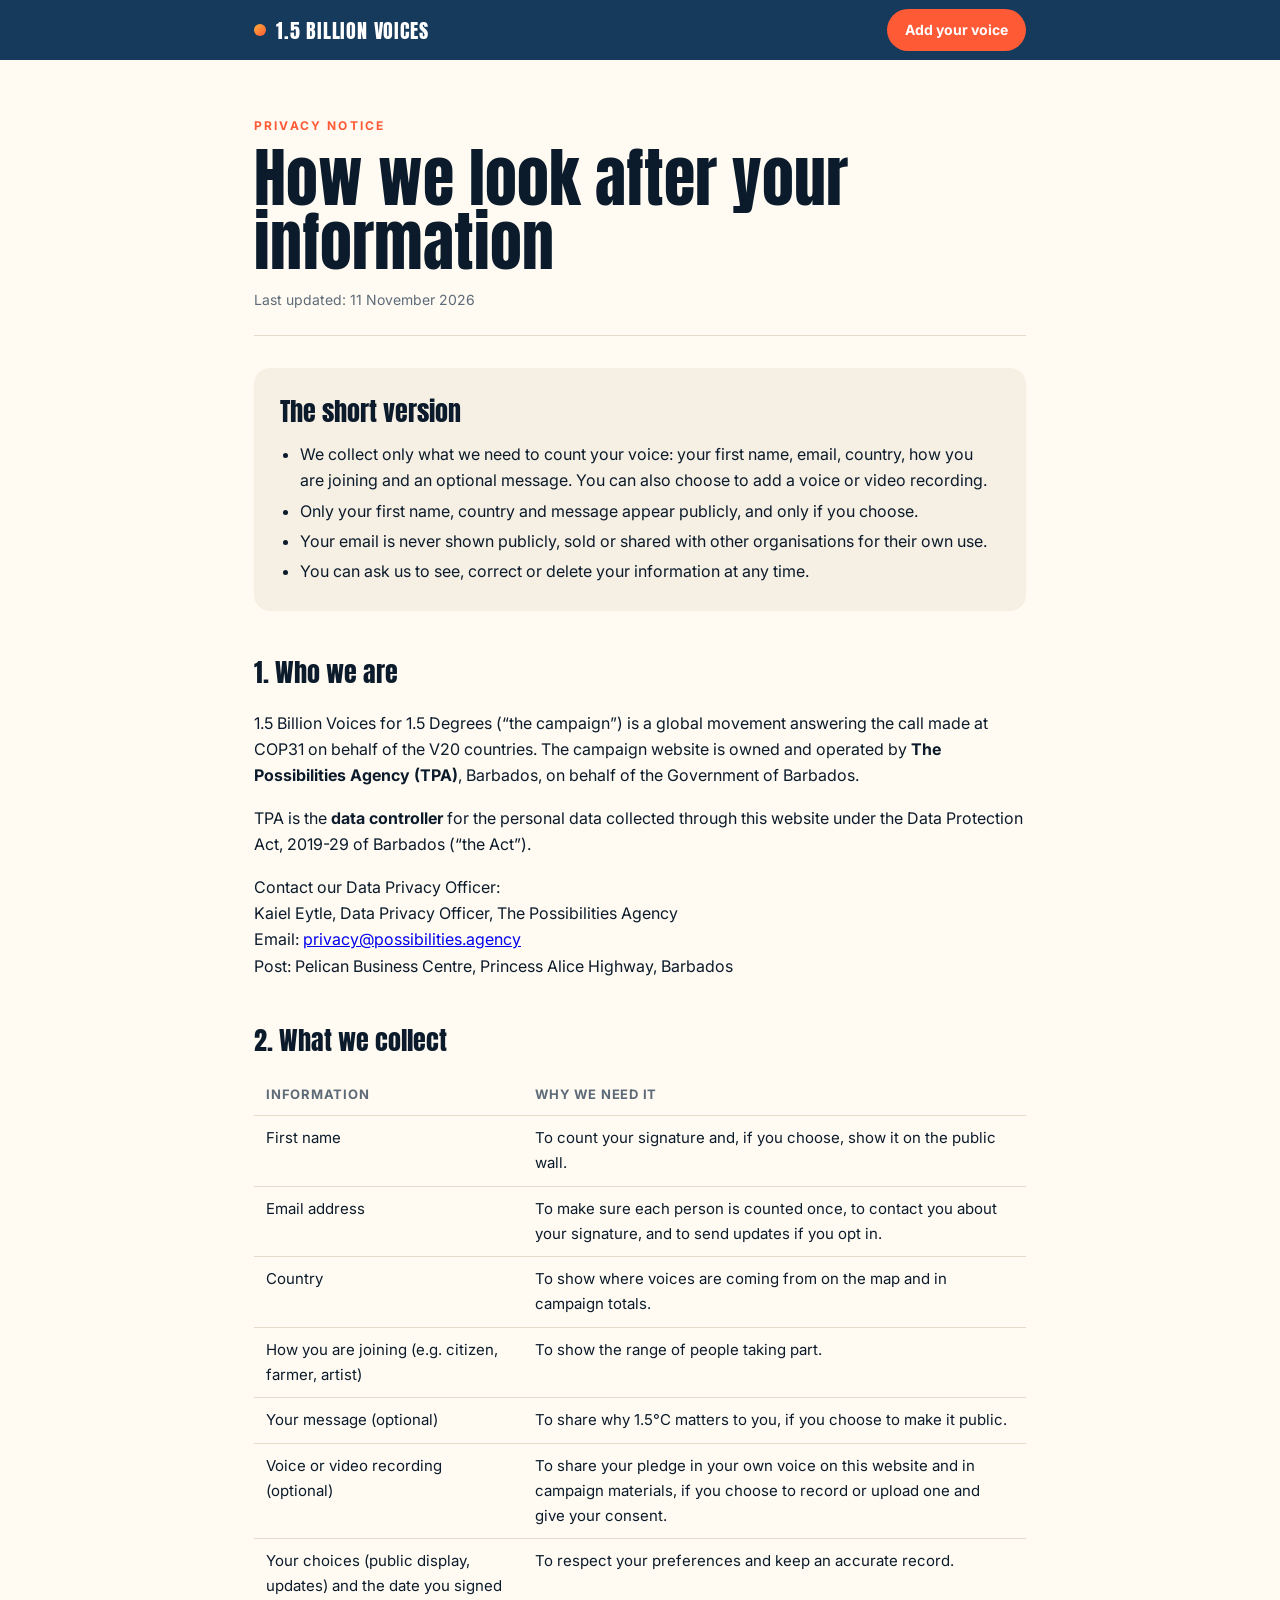
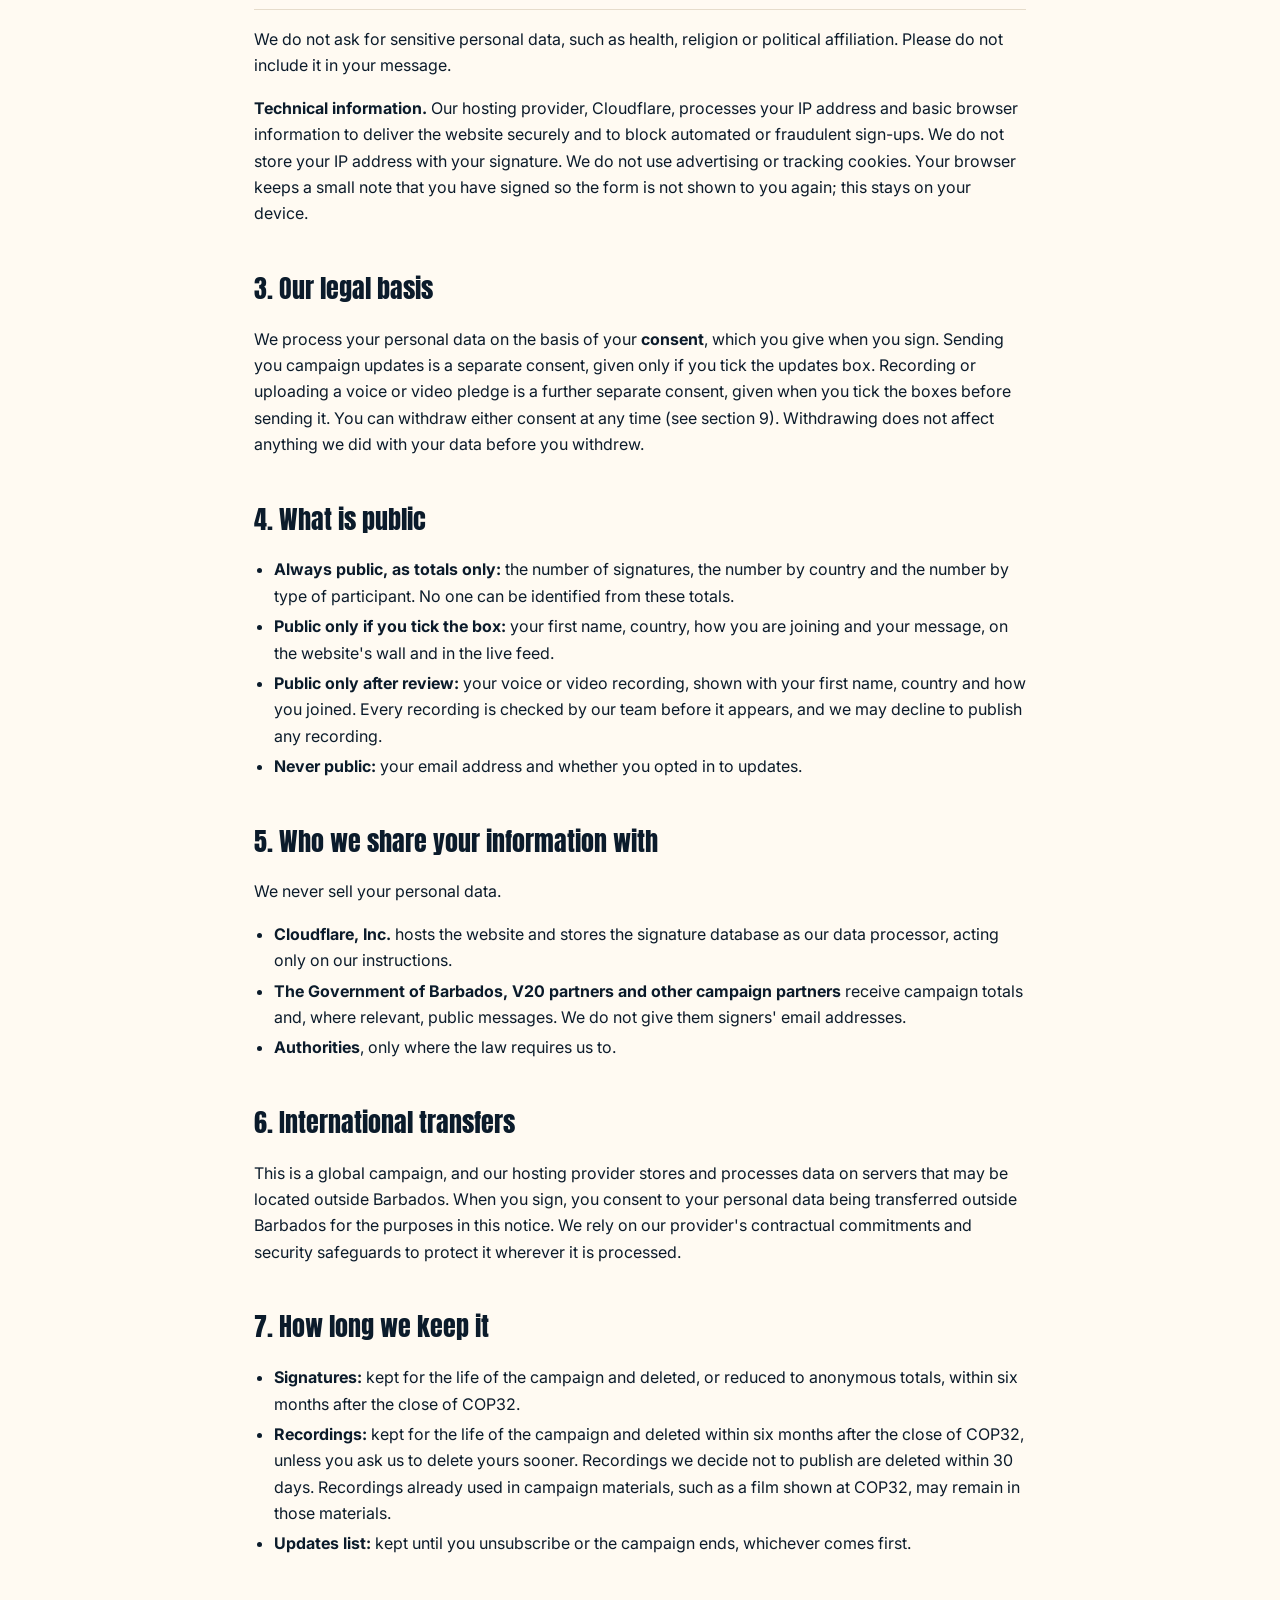
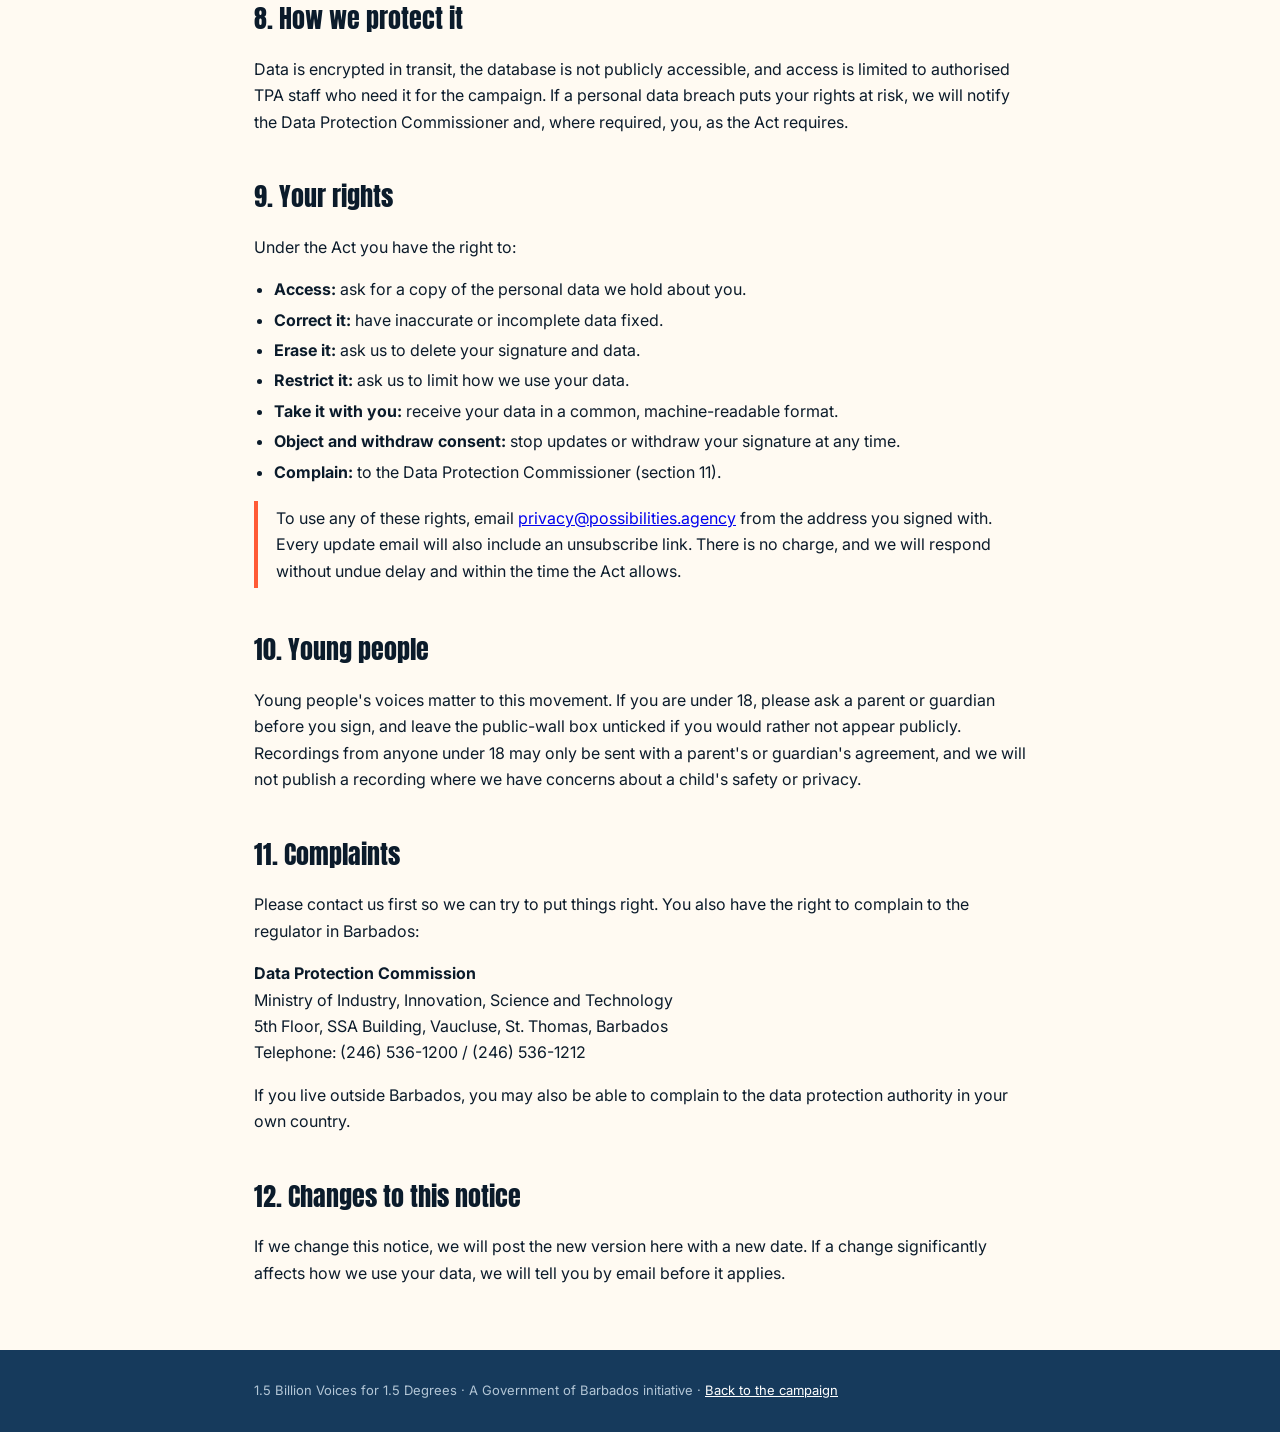
<file: public/privacy.html>
<!DOCTYPE html>
<html lang="en">
<head>
<meta charset="utf-8">
<meta name="viewport" content="width=device-width, initial-scale=1">
<title>Privacy Notice · 1.5 Billion Voices for 1.5 Degrees</title>
<link href="https://fonts.googleapis.com/css2?family=Anton&family=Inter:wght@400;500;600;700&display=swap" rel="stylesheet">
<style>
  :root{--ink:#0b1b2b;--deep:#163a5c;--heat:#ff5a36;--heat2:#ffb03a;--paper:#fffaf2;--sand:#f6efe4;--muted:#5d6b78;--line:#e6dccb}
  *{box-sizing:border-box}
  body{margin:0;font-family:Inter,system-ui,sans-serif;color:var(--ink);background:var(--paper);line-height:1.65}
  .bar{background:var(--deep);color:#fff}
  .bar .wrap{display:flex;align-items:center;justify-content:space-between;height:60px}
  .logo{font-family:Anton,sans-serif;letter-spacing:.04em;font-size:20px;display:flex;align-items:center;gap:10px;color:#fff;text-decoration:none}
  .logo .dot{width:12px;height:12px;border-radius:50%;background:linear-gradient(135deg,var(--heat2),var(--heat))}
  .bar a.cta{background:var(--heat);color:#fff;text-decoration:none;font-weight:700;padding:9px 18px;border-radius:999px;font-size:14px}
  .wrap{max-width:820px;margin:0 auto;padding:0 24px}
  header.top{padding:56px 0 24px;border-bottom:1px solid var(--line)}
  .k{text-transform:uppercase;letter-spacing:.18em;font-size:12px;font-weight:700;color:var(--heat)}
  h1{font-family:Anton,sans-serif;font-weight:400;font-size:clamp(40px,6vw,64px);line-height:1;margin:10px 0 14px}
  .updated{color:var(--muted);font-size:14px;margin:0}
  .summary{background:var(--sand);border-radius:16px;padding:22px 26px;margin:32px 0 8px}
  .summary h2{margin-top:0}
  .summary ul{margin:0;padding-left:20px}
  h2{font-family:Anton,sans-serif;font-weight:400;font-size:26px;margin:40px 0 8px}
  p,li{font-size:16px}
  ul{padding-left:20px}
  li{margin:4px 0}
  table{width:100%;border-collapse:collapse;margin:12px 0;font-size:15px}
  th,td{text-align:left;padding:10px 12px;border-bottom:1px solid var(--line);vertical-align:top}
  th{font-size:13px;text-transform:uppercase;letter-spacing:.06em;color:var(--muted)}
  .box{border-left:4px solid var(--heat);padding:4px 0 4px 18px;margin:16px 0}
  .ph{background:#fff1c9;padding:0 4px;border-radius:4px}
  footer{margin-top:64px;background:var(--deep);color:#b3c6d6;font-size:13px;padding:30px 0}
  footer a{color:#fff}
</style>
</head>
<body>
<div class="bar"><div class="wrap">
  <a class="logo" href="./"><span class="dot"></span>1.5 BILLION VOICES</a>
  <a class="cta" href="./#sign">Add your voice</a>
</div></div>

<main class="wrap">
  <header class="top">
    <div class="k">Privacy notice</div>
    <h1>How we look after your information</h1>
    <p class="updated">Last updated: 11 November 2026</p>
  </header>

  <section class="summary">
    <h2>The short version</h2>
    <ul>
      <li>We collect only what we need to count your voice: your first name, email, country, how you are joining and an optional message. You can also choose to add a voice or video recording.</li>
      <li>Only your first name, country and message appear publicly, and only if you choose.</li>
      <li>Your email is never shown publicly, sold or shared with other organisations for their own use.</li>
      <li>You can ask us to see, correct or delete your information at any time.</li>
    </ul>
  </section>

  <h2>1. Who we are</h2>
  <p>1.5 Billion Voices for 1.5 Degrees (“the campaign”) is a global movement answering the call made at COP31 on behalf of the V20 countries. The campaign website is owned and operated by <strong>The Possibilities Agency (TPA)</strong>, Barbados, on behalf of the Government of Barbados.</p>
  <p>TPA is the <strong>data controller</strong> for the personal data collected through this website under the Data Protection Act, 2019-29 of Barbados (“the Act”).</p>
  <p>Contact our Data Privacy Officer:<br>
    Kaiel Eytle, Data Privacy Officer, The Possibilities Agency<br>
    Email: <a href="mailto:privacy@possibilities.agency">privacy@possibilities.agency</a><br>
    Post: Pelican Business Centre, Princess Alice Highway, Barbados</p>

  <h2>2. What we collect</h2>
  <table>
    <tr><th>Information</th><th>Why we need it</th></tr>
    <tr><td>First name</td><td>To count your signature and, if you choose, show it on the public wall.</td></tr>
    <tr><td>Email address</td><td>To make sure each person is counted once, to contact you about your signature, and to send updates if you opt in.</td></tr>
    <tr><td>Country</td><td>To show where voices are coming from on the map and in campaign totals.</td></tr>
    <tr><td>How you are joining (e.g. citizen, farmer, artist)</td><td>To show the range of people taking part.</td></tr>
    <tr><td>Your message (optional)</td><td>To share why 1.5°C matters to you, if you choose to make it public.</td></tr>
    <tr><td>Voice or video recording (optional)</td><td>To share your pledge in your own voice on this website and in campaign materials, if you choose to record or upload one and give your consent.</td></tr>
    <tr><td>Your choices (public display, updates) and the date you signed</td><td>To respect your preferences and keep an accurate record.</td></tr>
  </table>
  <p>We do not ask for sensitive personal data, such as health, religion or political affiliation. Please do not include it in your message.</p>
  <p><strong>Technical information.</strong> Our hosting provider, Cloudflare, processes your IP address and basic browser information to deliver the website securely and to block automated or fraudulent sign-ups. We do not store your IP address with your signature. We do not use advertising or tracking cookies. Your browser keeps a small note that you have signed so the form is not shown to you again; this stays on your device.</p>

  <h2>3. Our legal basis</h2>
  <p>We process your personal data on the basis of your <strong>consent</strong>, which you give when you sign. Sending you campaign updates is a separate consent, given only if you tick the updates box. Recording or uploading a voice or video pledge is a further separate consent, given when you tick the boxes before sending it. You can withdraw either consent at any time (see section 9). Withdrawing does not affect anything we did with your data before you withdrew.</p>

  <h2>4. What is public</h2>
  <ul>
    <li><strong>Always public, as totals only:</strong> the number of signatures, the number by country and the number by type of participant. No one can be identified from these totals.</li>
    <li><strong>Public only if you tick the box:</strong> your first name, country, how you are joining and your message, on the website's wall and in the live feed.</li>
    <li><strong>Public only after review:</strong> your voice or video recording, shown with your first name, country and how you joined. Every recording is checked by our team before it appears, and we may decline to publish any recording.</li>
    <li><strong>Never public:</strong> your email address and whether you opted in to updates.</li>
  </ul>

  <h2>5. Who we share your information with</h2>
  <p>We never sell your personal data.</p>
  <ul>
    <li><strong>Cloudflare, Inc.</strong> hosts the website and stores the signature database as our data processor, acting only on our instructions.</li>
    <li><strong>The Government of Barbados, V20 partners and other campaign partners</strong> receive campaign totals and, where relevant, public messages. We do not give them signers' email addresses.</li>
    <li><strong>Authorities</strong>, only where the law requires us to.</li>
  </ul>

  <h2>6. International transfers</h2>
  <p>This is a global campaign, and our hosting provider stores and processes data on servers that may be located outside Barbados. When you sign, you consent to your personal data being transferred outside Barbados for the purposes in this notice. We rely on our provider's contractual commitments and security safeguards to protect it wherever it is processed.</p>

  <h2>7. How long we keep it</h2>
  <ul>
    <li><strong>Signatures:</strong> kept for the life of the campaign and deleted, or reduced to anonymous totals, within six months after the close of COP32.</li>
    <li><strong>Recordings:</strong> kept for the life of the campaign and deleted within six months after the close of COP32, unless you ask us to delete yours sooner. Recordings we decide not to publish are deleted within 30 days. Recordings already used in campaign materials, such as a film shown at COP32, may remain in those materials.</li>
    <li><strong>Updates list:</strong> kept until you unsubscribe or the campaign ends, whichever comes first.</li>
  </ul>

  <h2>8. How we protect it</h2>
  <p>Data is encrypted in transit, the database is not publicly accessible, and access is limited to authorised TPA staff who need it for the campaign. If a personal data breach puts your rights at risk, we will notify the Data Protection Commissioner and, where required, you, as the Act requires.</p>

  <h2>9. Your rights</h2>
  <p>Under the Act you have the right to:</p>
  <ul>
    <li><strong>Access:</strong> ask for a copy of the personal data we hold about you.</li>
    <li><strong>Correct it:</strong> have inaccurate or incomplete data fixed.</li>
    <li><strong>Erase it:</strong> ask us to delete your signature and data.</li>
    <li><strong>Restrict it:</strong> ask us to limit how we use your data.</li>
    <li><strong>Take it with you:</strong> receive your data in a common, machine-readable format.</li>
    <li><strong>Object and withdraw consent:</strong> stop updates or withdraw your signature at any time.</li>
    <li><strong>Complain:</strong> to the Data Protection Commissioner (section 11).</li>
  </ul>
  <p class="box">To use any of these rights, email <a href="mailto:privacy@possibilities.agency">privacy@possibilities.agency</a> from the address you signed with. Every update email will also include an unsubscribe link. There is no charge, and we will respond without undue delay and within the time the Act allows.</p>

  <h2>10. Young people</h2>
  <p>Young people's voices matter to this movement. If you are under 18, please ask a parent or guardian before you sign, and leave the public-wall box unticked if you would rather not appear publicly. Recordings from anyone under 18 may only be sent with a parent's or guardian's agreement, and we will not publish a recording where we have concerns about a child's safety or privacy.</p>

  <h2>11. Complaints</h2>
  <p>Please contact us first so we can try to put things right. You also have the right to complain to the regulator in Barbados:</p>
  <p><strong>Data Protection Commission</strong><br>
    Ministry of Industry, Innovation, Science and Technology<br>
    5th Floor, SSA Building, Vaucluse, St. Thomas, Barbados<br>
    Telephone: (246) 536-1200 / (246) 536-1212</p>
  <p>If you live outside Barbados, you may also be able to complain to the data protection authority in your own country.</p>

  <h2>12. Changes to this notice</h2>
  <p>If we change this notice, we will post the new version here with a new date. If a change significantly affects how we use your data, we will tell you by email before it applies.</p>
</main>

<footer><div class="wrap">1.5 Billion Voices for 1.5 Degrees · A Government of Barbados initiative · <a href="./">Back to the campaign</a></div></footer>
</body>
</html>
</file>
